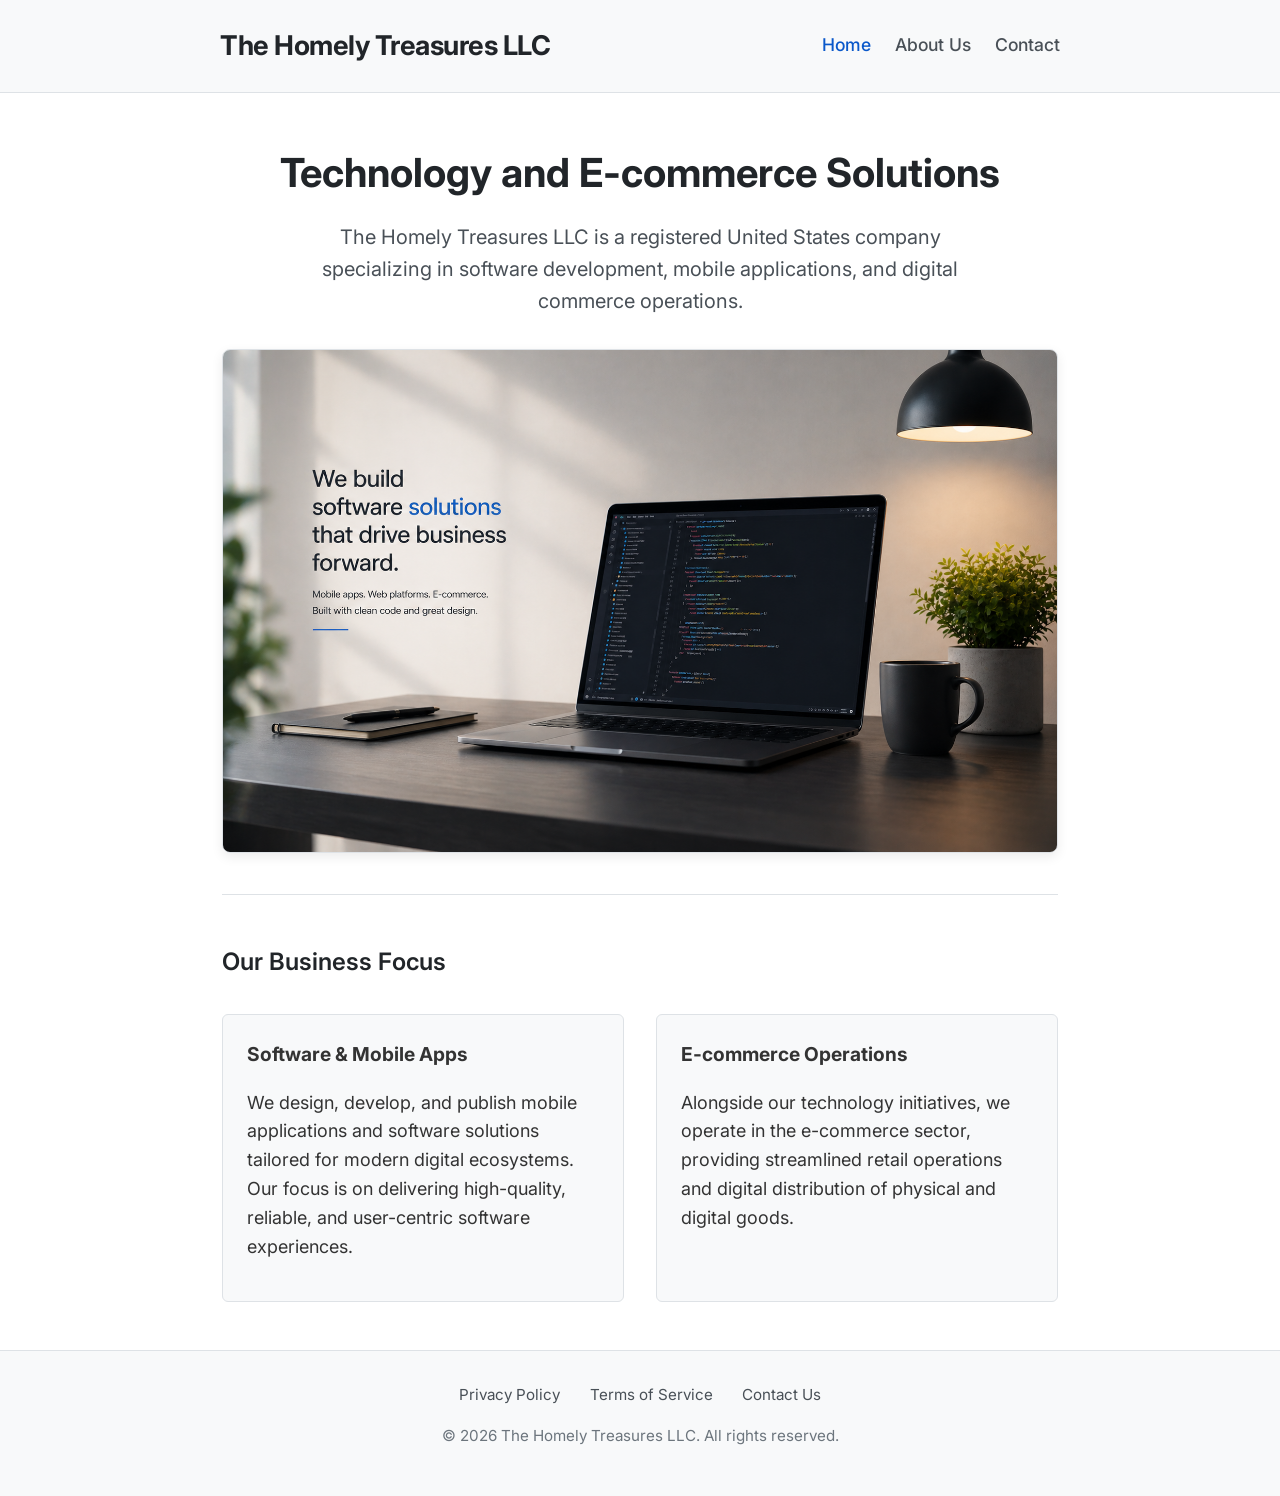
<file: index.html>
<!DOCTYPE html>
<html lang="en">
<!-- Vercel rebuild trigger -->
<head>
    <meta charset="UTF-8">
    <meta name="viewport" content="width=device-width, initial-scale=1.0">
    <meta name="description" content="The Homely Treasures LLC - Mobile applications, software development, and e-commerce operations based in the United States.">
    <title>The Homely Treasures LLC - Technology & E-commerce</title>
    <link href="https://fonts.googleapis.com/css2?family=Inter:wght@400;500;600;700&display=swap" rel="stylesheet">
    <link rel="stylesheet" href="style.css">
</head>
<body>
    <header>
        <a href="index.html" class="logo">The Homely Treasures LLC</a>
        <nav>
            <ul>
                <li><a href="index.html" class="active">Home</a></li>
                <li><a href="about.html">About Us</a></li>
                <li><a href="contact.html">Contact</a></li>
            </ul>
        </nav>
    </header>

    <main>
        <section class="intro-section">
            <h1>Technology and E-commerce Solutions</h1>
            <p class="lead">The Homely Treasures LLC is a registered United States company specializing in software development, mobile applications, and digital commerce operations.</p>
            <div class="hero-image">
                <img src="home.png" alt="The Homely Treasures LLC - Technology Solutions">
            </div>
        </section>

        <h2>Our Business Focus</h2>
        <div class="services-grid">
            <div class="service-card">
                <h3>Software & Mobile Apps</h3>
                <p>We design, develop, and publish mobile applications and software solutions tailored for modern digital ecosystems. Our focus is on delivering high-quality, reliable, and user-centric software experiences.</p>
            </div>
            <div class="service-card">
                <h3>E-commerce Operations</h3>
                <p>Alongside our technology initiatives, we operate in the e-commerce sector, providing streamlined retail operations and digital distribution of physical and digital goods.</p>
            </div>
        </div>
    </main>

    <footer>
        <div class="footer-links">
            <a href="privacy.html">Privacy Policy</a>
            <a href="terms.html">Terms of Service</a>
            <a href="contact.html">Contact Us</a>
        </div>
        <p>&copy; 2026 The Homely Treasures LLC. All rights reserved.</p>
    </footer>
</body>
</html>
</file>
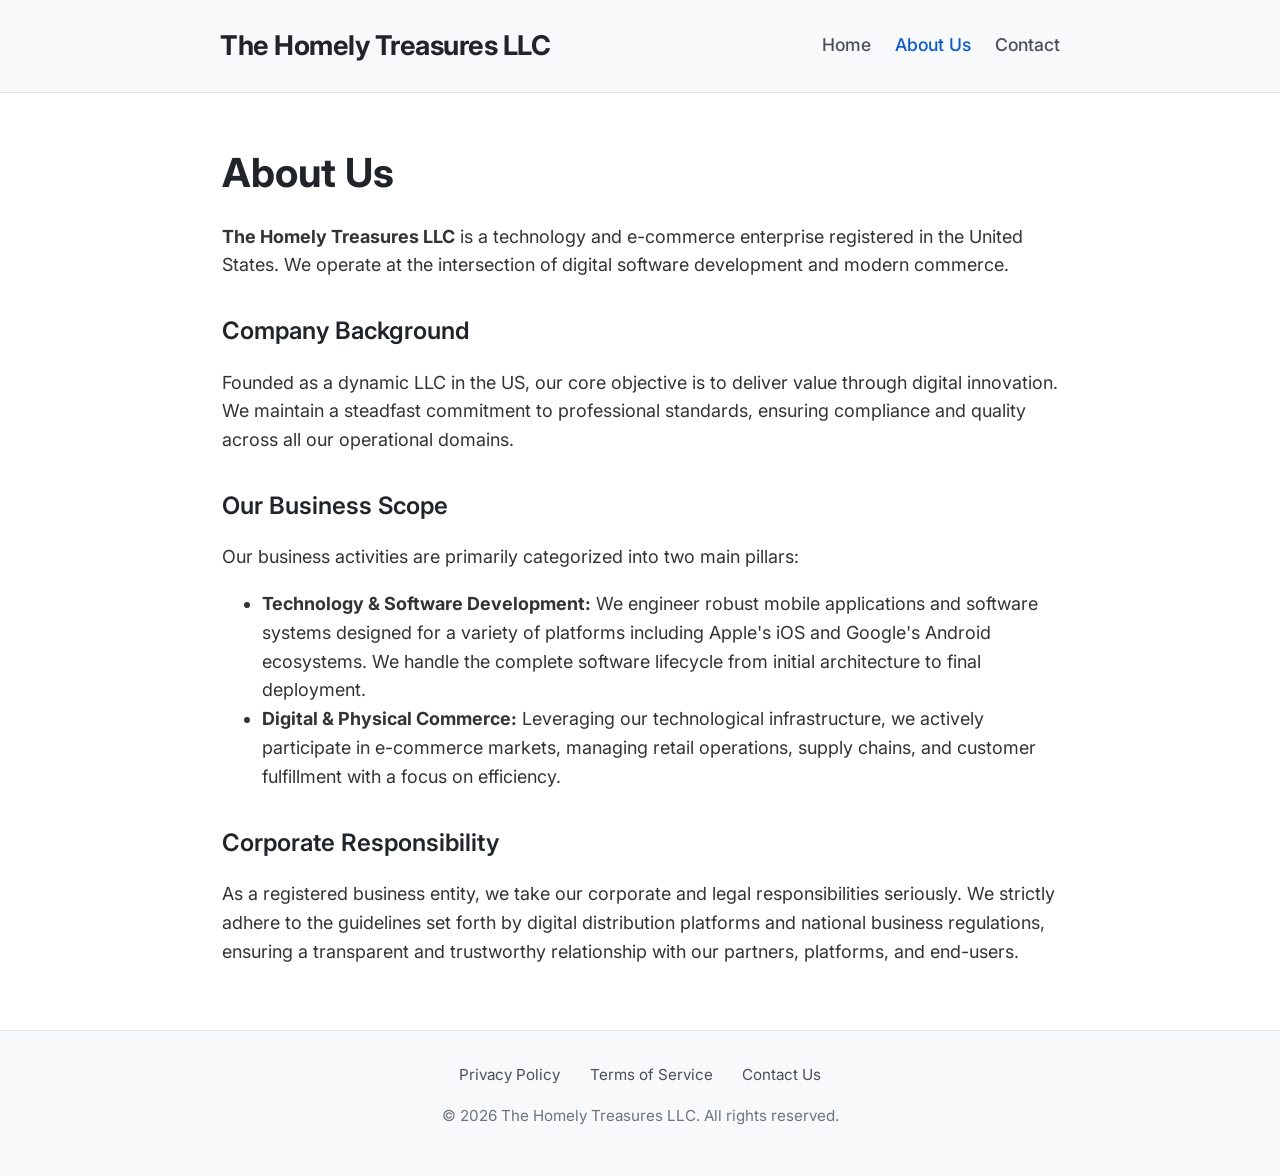
<file: about.html>
<!DOCTYPE html>
<html lang="en">
<head>
    <meta charset="UTF-8">
    <meta name="viewport" content="width=device-width, initial-scale=1.0">
    <meta name="description" content="About The Homely Treasures LLC - Our company background and business scope.">
    <title>About Us - The Homely Treasures LLC</title>
    <link href="https://fonts.googleapis.com/css2?family=Inter:wght@400;500;600;700&display=swap" rel="stylesheet">
    <link rel="stylesheet" href="style.css">
</head>
<body>
    <header>
        <a href="index.html" class="logo">The Homely Treasures LLC</a>
        <nav>
            <ul>
                <li><a href="index.html">Home</a></li>
                <li><a href="about.html" class="active">About Us</a></li>
                <li><a href="contact.html">Contact</a></li>
            </ul>
        </nav>
    </header>

    <main>
        <h1>About Us</h1>
        
        <p><strong>The Homely Treasures LLC</strong> is a technology and e-commerce enterprise registered in the United States. We operate at the intersection of digital software development and modern commerce.</p>

        <h2>Company Background</h2>
        <p>Founded as a dynamic LLC in the US, our core objective is to deliver value through digital innovation. We maintain a steadfast commitment to professional standards, ensuring compliance and quality across all our operational domains.</p>

        <h2>Our Business Scope</h2>
        <p>Our business activities are primarily categorized into two main pillars:</p>
        <ul>
            <li><strong>Technology & Software Development:</strong> We engineer robust mobile applications and software systems designed for a variety of platforms including Apple's iOS and Google's Android ecosystems. We handle the complete software lifecycle from initial architecture to final deployment.</li>
            <li><strong>Digital & Physical Commerce:</strong> Leveraging our technological infrastructure, we actively participate in e-commerce markets, managing retail operations, supply chains, and customer fulfillment with a focus on efficiency.</li>
        </ul>

        <h2>Corporate Responsibility</h2>
        <p>As a registered business entity, we take our corporate and legal responsibilities seriously. We strictly adhere to the guidelines set forth by digital distribution platforms and national business regulations, ensuring a transparent and trustworthy relationship with our partners, platforms, and end-users.</p>
    </main>

    <footer>
        <div class="footer-links">
            <a href="privacy.html">Privacy Policy</a>
            <a href="terms.html">Terms of Service</a>
            <a href="contact.html">Contact Us</a>
        </div>
        <p>&copy; 2026 The Homely Treasures LLC. All rights reserved.</p>
    </footer>
</body>
</html>
</file>
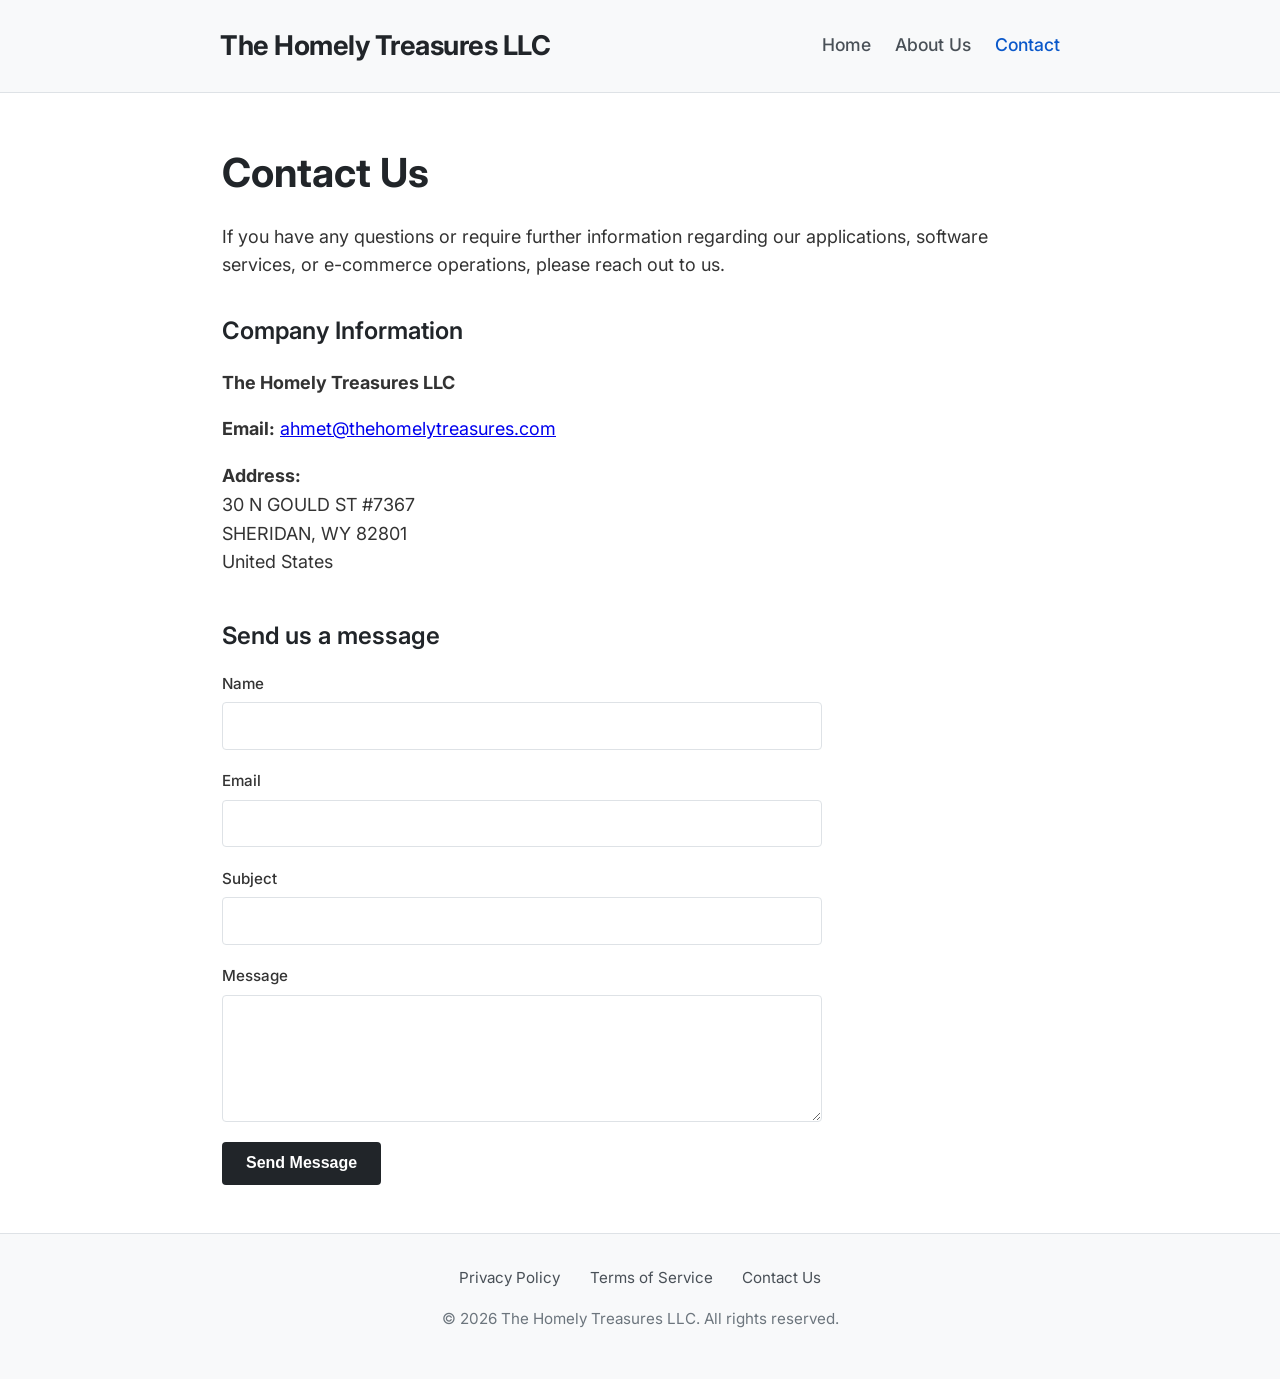
<file: contact.html>
<!DOCTYPE html>
<html lang="en">
<head>
    <meta charset="UTF-8">
    <meta name="viewport" content="width=device-width, initial-scale=1.0">
    <meta name="description" content="Contact The Homely Treasures LLC.">
    <title>Contact - The Homely Treasures LLC</title>
    <link href="https://fonts.googleapis.com/css2?family=Inter:wght@400;500;600;700&display=swap" rel="stylesheet">
    <link rel="stylesheet" href="style.css">
</head>
<body>
    <header>
        <a href="index.html" class="logo">The Homely Treasures LLC</a>
        <nav>
            <ul>
                <li><a href="index.html">Home</a></li>
                <li><a href="about.html">About Us</a></li>
                <li><a href="contact.html" class="active">Contact</a></li>
            </ul>
        </nav>
    </header>

    <main>
        <h1>Contact Us</h1>
        <p>If you have any questions or require further information regarding our applications, software services, or e-commerce operations, please reach out to us.</p>

        <div style="margin-bottom: 2.5rem;">
            <h2>Company Information</h2>
            <p><strong>The Homely Treasures LLC</strong></p>
            <p><strong>Email:</strong> <a href="mailto:ahmet@thehomelytreasures.com">ahmet@thehomelytreasures.com</a></p>
            <p><strong>Address:</strong><br>
                30 N GOULD ST #7367<br>
                SHERIDAN, WY 82801<br>
                United States
            </p>
        </div>

        <h2>Send us a message</h2>
        <form id="contactForm" class="contact-form" action="https://formspree.io/f/meevnyyr" method="POST">
            <div class="form-group">
                <label for="name">Name</label>
                <input type="text" id="name" name="name" required>
            </div>
            
            <div class="form-group">
                <label for="email">Email</label>
                <input type="email" id="email" name="email" required>
            </div>
            
            <div class="form-group">
                <label for="subject">Subject</label>
                <input type="text" id="subject" name="subject" required>
            </div>
            
            <div class="form-group">
                <label for="message">Message</label>
                <textarea id="message" name="message" rows="5" required></textarea>
            </div>
            
            <button type="submit">Send Message</button>
            <p id="formStatus" style="display:none; margin-top: 1rem;"></p>
        </form>
    </main>

    <footer>
        <div class="footer-links">
            <a href="privacy.html">Privacy Policy</a>
            <a href="terms.html">Terms of Service</a>
            <a href="contact.html">Contact Us</a>
        </div>
        <p>&copy; 2026 The Homely Treasures LLC. All rights reserved.</p>
    </footer>

    <script>
        const form = document.getElementById("contactForm");
        const status = document.getElementById("formStatus");

        form.addEventListener("submit", async function(event) {
            event.preventDefault();
            status.style.display = "block";
            status.style.color = "#495057";
            status.innerText = "Sending message...";

            const data = new FormData(event.target);
            fetch(event.target.action, {
                method: form.method,
                body: data,
                headers: {
                    'Accept': 'application/json'
                }
            }).then(response => {
                if (response.ok) {
                    status.style.color = "#0f5132";
                    status.innerText = "Thank you! Your message has been sent successfully.";
                    form.reset();
                } else {
                    status.style.color = "#842029";
                    status.innerText = "Oops! There was a problem submitting your form.";
                }
            }).catch(error => {
                status.style.color = "#842029";
                status.innerText = "Oops! There was a problem submitting your form.";
            });
        });
    </script>
</body>
</html>
</file>
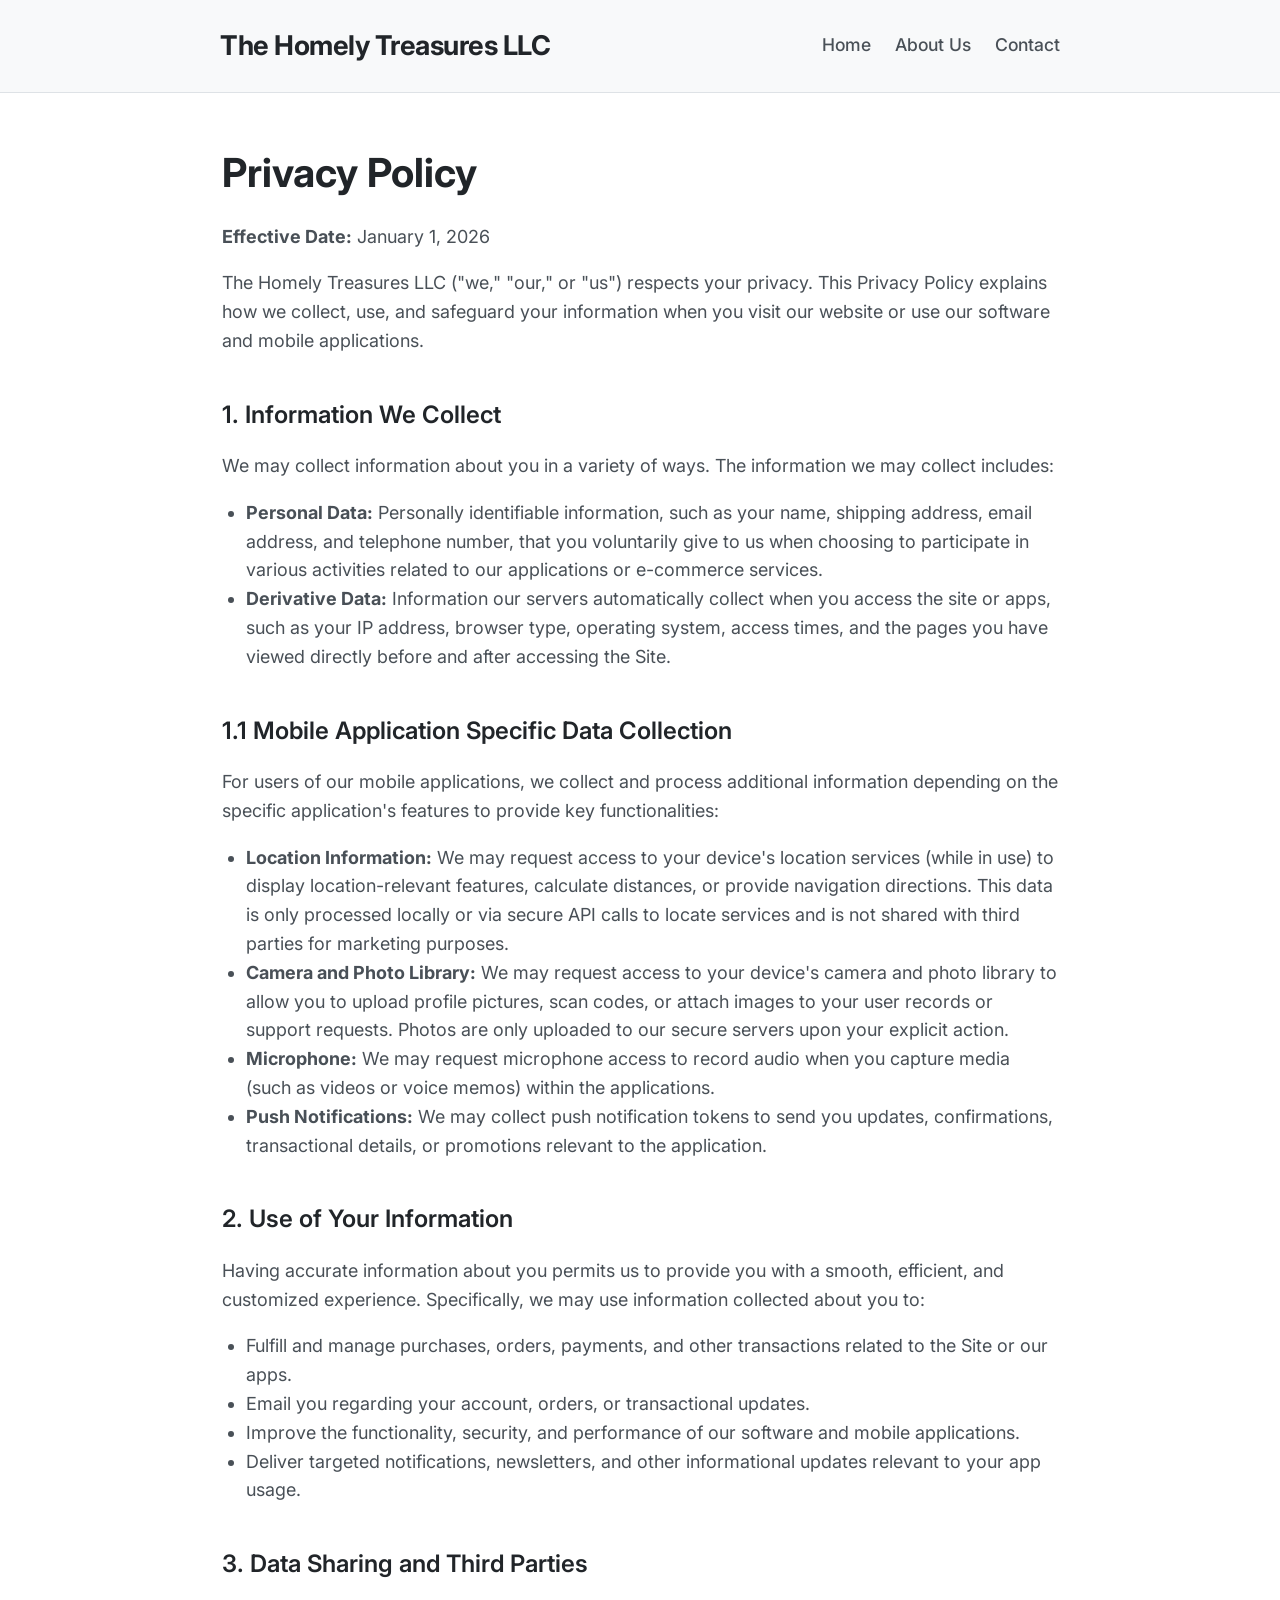
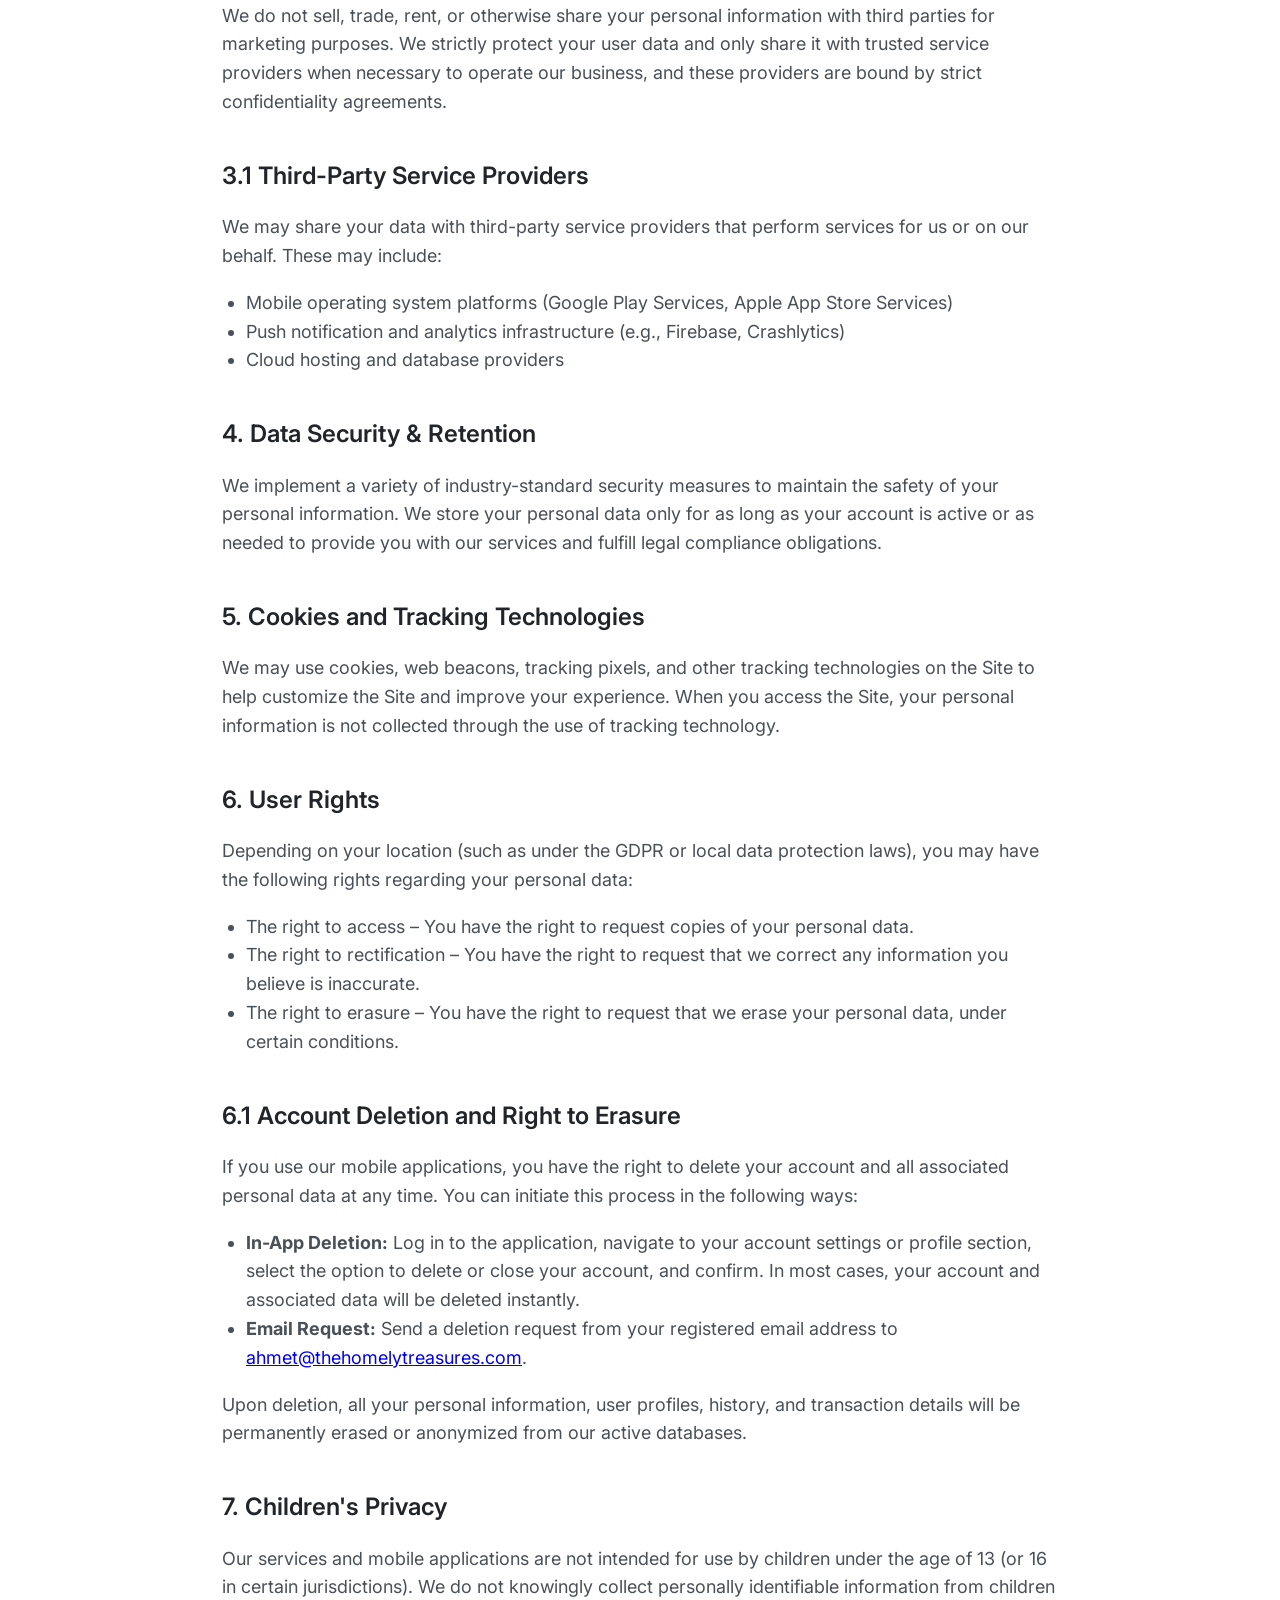
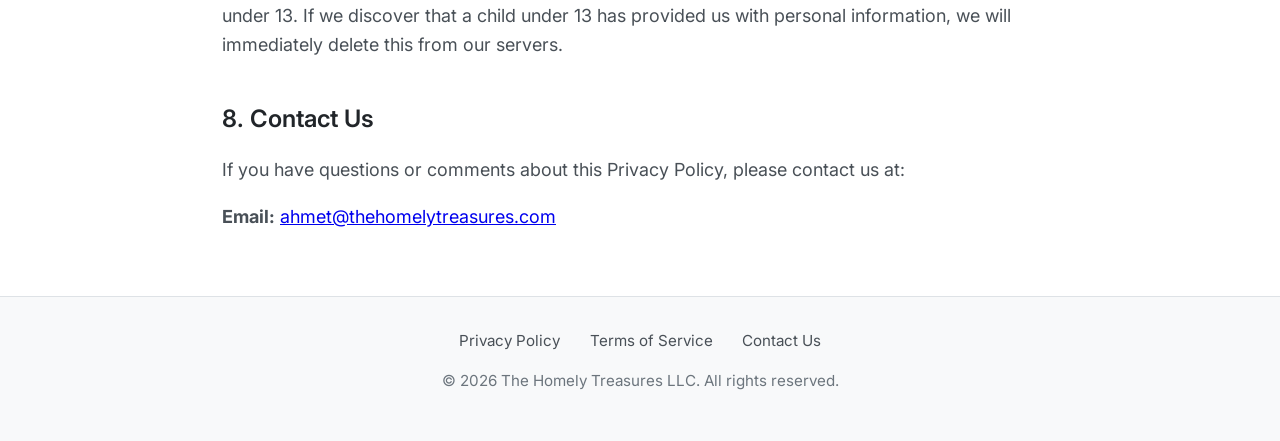
<file: privacy.html>
<!DOCTYPE html>
<html lang="en">
<head>
    <meta charset="UTF-8">
    <meta name="viewport" content="width=device-width, initial-scale=1.0">
    <meta name="description" content="Privacy Policy of The Homely Treasures LLC.">
    <title>Privacy Policy - The Homely Treasures LLC</title>
    <link href="https://fonts.googleapis.com/css2?family=Inter:wght@400;500;600;700&display=swap" rel="stylesheet">
    <link rel="stylesheet" href="style.css">
</head>
<body>
    <header>
        <a href="index.html" class="logo">The Homely Treasures LLC</a>
        <nav>
            <ul>
                <li><a href="index.html">Home</a></li>
                <li><a href="about.html">About Us</a></li>
                <li><a href="contact.html">Contact</a></li>
            </ul>
        </nav>
    </header>

    <main class="legal-content">
        <h1>Privacy Policy</h1>
        <p><strong>Effective Date:</strong> January 1, 2026</p>

        <p>The Homely Treasures LLC ("we," "our," or "us") respects your privacy. This Privacy Policy explains how we collect, use, and safeguard your information when you visit our website or use our software and mobile applications.</p>

        <h2>1. Information We Collect</h2>
        <p>We may collect information about you in a variety of ways. The information we may collect includes:</p>
        <ul>
            <li><strong>Personal Data:</strong> Personally identifiable information, such as your name, shipping address, email address, and telephone number, that you voluntarily give to us when choosing to participate in various activities related to our applications or e-commerce services.</li>
            <li><strong>Derivative Data:</strong> Information our servers automatically collect when you access the site or apps, such as your IP address, browser type, operating system, access times, and the pages you have viewed directly before and after accessing the Site.</li>
        </ul>

        <h2>1.1 Mobile Application Specific Data Collection</h2>
        <p>For users of our mobile applications, we collect and process additional information depending on the specific application's features to provide key functionalities:</p>
        <ul>
            <li><strong>Location Information:</strong> We may request access to your device's location services (while in use) to display location-relevant features, calculate distances, or provide navigation directions. This data is only processed locally or via secure API calls to locate services and is not shared with third parties for marketing purposes.</li>
            <li><strong>Camera and Photo Library:</strong> We may request access to your device's camera and photo library to allow you to upload profile pictures, scan codes, or attach images to your user records or support requests. Photos are only uploaded to our secure servers upon your explicit action.</li>
            <li><strong>Microphone:</strong> We may request microphone access to record audio when you capture media (such as videos or voice memos) within the applications.</li>
            <li><strong>Push Notifications:</strong> We may collect push notification tokens to send you updates, confirmations, transactional details, or promotions relevant to the application.</li>
        </ul>

        <h2>2. Use of Your Information</h2>
        <p>Having accurate information about you permits us to provide you with a smooth, efficient, and customized experience. Specifically, we may use information collected about you to:</p>
        <ul>
            <li>Fulfill and manage purchases, orders, payments, and other transactions related to the Site or our apps.</li>
            <li>Email you regarding your account, orders, or transactional updates.</li>
            <li>Improve the functionality, security, and performance of our software and mobile applications.</li>
            <li>Deliver targeted notifications, newsletters, and other informational updates relevant to your app usage.</li>
        </ul>

        <h2>3. Data Sharing and Third Parties</h2>
        <p>We do not sell, trade, rent, or otherwise share your personal information with third parties for marketing purposes. We strictly protect your user data and only share it with trusted service providers when necessary to operate our business, and these providers are bound by strict confidentiality agreements.</p>

        <h2>3.1 Third-Party Service Providers</h2>
        <p>We may share your data with third-party service providers that perform services for us or on our behalf. These may include:</p>
        <ul>
            <li>Mobile operating system platforms (Google Play Services, Apple App Store Services)</li>
            <li>Push notification and analytics infrastructure (e.g., Firebase, Crashlytics)</li>
            <li>Cloud hosting and database providers</li>
        </ul>

        <h2>4. Data Security & Retention</h2>
        <p>We implement a variety of industry-standard security measures to maintain the safety of your personal information. We store your personal data only for as long as your account is active or as needed to provide you with our services and fulfill legal compliance obligations.</p>

        <h2>5. Cookies and Tracking Technologies</h2>
        <p>We may use cookies, web beacons, tracking pixels, and other tracking technologies on the Site to help customize the Site and improve your experience. When you access the Site, your personal information is not collected through the use of tracking technology.</p>

        <h2>6. User Rights</h2>
        <p>Depending on your location (such as under the GDPR or local data protection laws), you may have the following rights regarding your personal data:</p>
        <ul>
            <li>The right to access – You have the right to request copies of your personal data.</li>
            <li>The right to rectification – You have the right to request that we correct any information you believe is inaccurate.</li>
            <li>The right to erasure – You have the right to request that we erase your personal data, under certain conditions.</li>
        </ul>

        <h2>6.1 Account Deletion and Right to Erasure</h2>
        <p>If you use our mobile applications, you have the right to delete your account and all associated personal data at any time. You can initiate this process in the following ways:</p>
        <ul>
            <li><strong>In-App Deletion:</strong> Log in to the application, navigate to your account settings or profile section, select the option to delete or close your account, and confirm. In most cases, your account and associated data will be deleted instantly.</li>
            <li><strong>Email Request:</strong> Send a deletion request from your registered email address to <a href="mailto:ahmet@thehomelytreasures.com">ahmet@thehomelytreasures.com</a>.</li>
        </ul>
        <p>Upon deletion, all your personal information, user profiles, history, and transaction details will be permanently erased or anonymized from our active databases.</p>

        <h2>7. Children's Privacy</h2>
        <p>Our services and mobile applications are not intended for use by children under the age of 13 (or 16 in certain jurisdictions). We do not knowingly collect personally identifiable information from children under 13. If we discover that a child under 13 has provided us with personal information, we will immediately delete this from our servers.</p>

        <h2>8. Contact Us</h2>
        <p>If you have questions or comments about this Privacy Policy, please contact us at:</p>
        <p><strong>Email:</strong> <a href="mailto:ahmet@thehomelytreasures.com">ahmet@thehomelytreasures.com</a></p>
    </main>

    <footer>
        <div class="footer-links">
            <a href="privacy.html" class="active">Privacy Policy</a>
            <a href="terms.html">Terms of Service</a>
            <a href="contact.html">Contact Us</a>
        </div>
        <p>&copy; 2026 The Homely Treasures LLC. All rights reserved.</p>
    </footer>
</body>
</html>
</file>
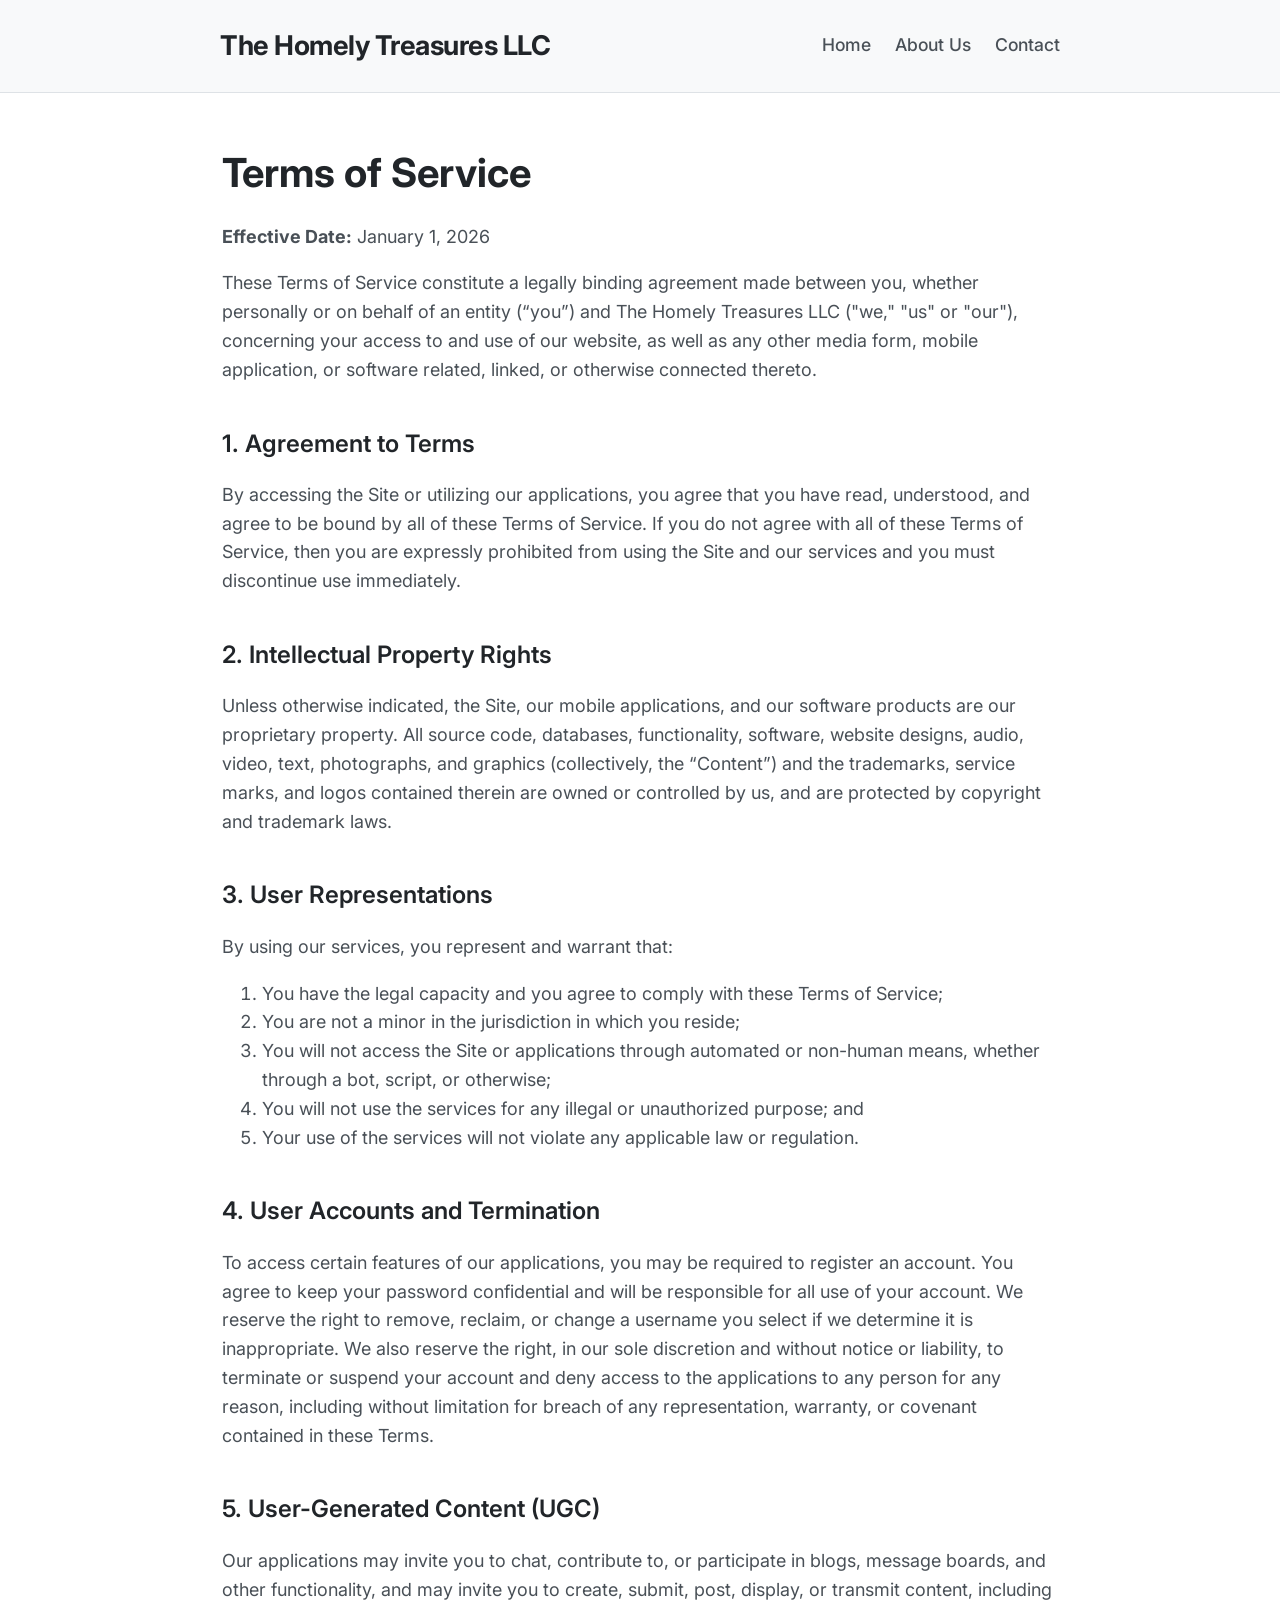
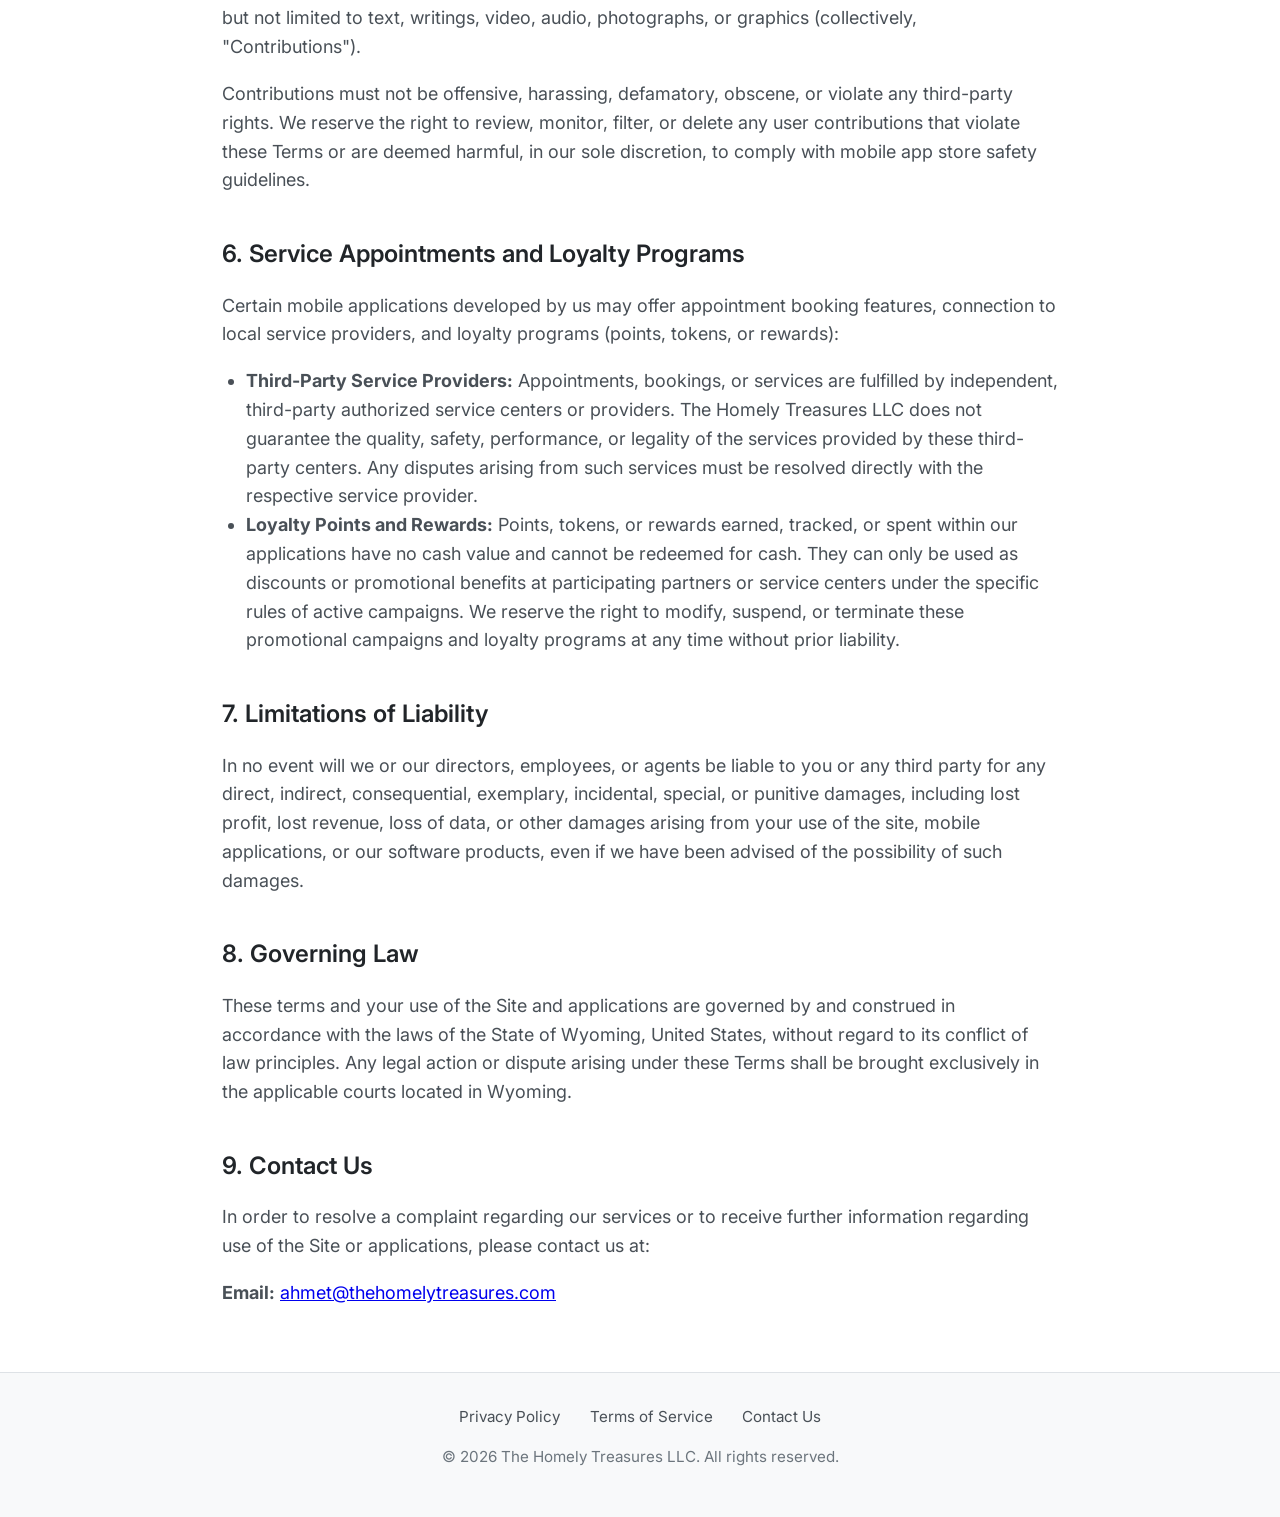
<file: terms.html>
<!DOCTYPE html>
<html lang="en">
<head>
    <meta charset="UTF-8">
    <meta name="viewport" content="width=device-width, initial-scale=1.0">
    <meta name="description" content="Terms of Service of The Homely Treasures LLC.">
    <title>Terms of Service - The Homely Treasures LLC</title>
    <link href="https://fonts.googleapis.com/css2?family=Inter:wght@400;500;600;700&display=swap" rel="stylesheet">
    <link rel="stylesheet" href="style.css">
</head>
<body>
    <header>
        <a href="index.html" class="logo">The Homely Treasures LLC</a>
        <nav>
            <ul>
                <li><a href="index.html">Home</a></li>
                <li><a href="about.html">About Us</a></li>
                <li><a href="contact.html">Contact</a></li>
            </ul>
        </nav>
    </header>

    <main class="legal-content">
        <h1>Terms of Service</h1>
        <p><strong>Effective Date:</strong> January 1, 2026</p>

        <p>These Terms of Service constitute a legally binding agreement made between you, whether personally or on behalf of an entity (“you”) and The Homely Treasures LLC ("we," "us" or "our"), concerning your access to and use of our website, as well as any other media form, mobile application, or software related, linked, or otherwise connected thereto.</p>

        <h2>1. Agreement to Terms</h2>
        <p>By accessing the Site or utilizing our applications, you agree that you have read, understood, and agree to be bound by all of these Terms of Service. If you do not agree with all of these Terms of Service, then you are expressly prohibited from using the Site and our services and you must discontinue use immediately.</p>

        <h2>2. Intellectual Property Rights</h2>
        <p>Unless otherwise indicated, the Site, our mobile applications, and our software products are our proprietary property. All source code, databases, functionality, software, website designs, audio, video, text, photographs, and graphics (collectively, the “Content”) and the trademarks, service marks, and logos contained therein are owned or controlled by us, and are protected by copyright and trademark laws.</p>

        <h2>3. User Representations</h2>
        <p>By using our services, you represent and warrant that:</p>
        <ol>
            <li>You have the legal capacity and you agree to comply with these Terms of Service;</li>
            <li>You are not a minor in the jurisdiction in which you reside;</li>
            <li>You will not access the Site or applications through automated or non-human means, whether through a bot, script, or otherwise;</li>
            <li>You will not use the services for any illegal or unauthorized purpose; and</li>
            <li>Your use of the services will not violate any applicable law or regulation.</li>
        </ol>

        <h2>4. User Accounts and Termination</h2>
        <p>To access certain features of our applications, you may be required to register an account. You agree to keep your password confidential and will be responsible for all use of your account. We reserve the right to remove, reclaim, or change a username you select if we determine it is inappropriate. We also reserve the right, in our sole discretion and without notice or liability, to terminate or suspend your account and deny access to the applications to any person for any reason, including without limitation for breach of any representation, warranty, or covenant contained in these Terms.</p>

        <h2>5. User-Generated Content (UGC)</h2>
        <p>Our applications may invite you to chat, contribute to, or participate in blogs, message boards, and other functionality, and may invite you to create, submit, post, display, or transmit content, including but not limited to text, writings, video, audio, photographs, or graphics (collectively, "Contributions").</p>
        <p>Contributions must not be offensive, harassing, defamatory, obscene, or violate any third-party rights. We reserve the right to review, monitor, filter, or delete any user contributions that violate these Terms or are deemed harmful, in our sole discretion, to comply with mobile app store safety guidelines.</p>

        <h2>6. Service Appointments and Loyalty Programs</h2>
        <p>Certain mobile applications developed by us may offer appointment booking features, connection to local service providers, and loyalty programs (points, tokens, or rewards):</p>
        <ul>
            <li><strong>Third-Party Service Providers:</strong> Appointments, bookings, or services are fulfilled by independent, third-party authorized service centers or providers. The Homely Treasures LLC does not guarantee the quality, safety, performance, or legality of the services provided by these third-party centers. Any disputes arising from such services must be resolved directly with the respective service provider.</li>
            <li><strong>Loyalty Points and Rewards:</strong> Points, tokens, or rewards earned, tracked, or spent within our applications have no cash value and cannot be redeemed for cash. They can only be used as discounts or promotional benefits at participating partners or service centers under the specific rules of active campaigns. We reserve the right to modify, suspend, or terminate these promotional campaigns and loyalty programs at any time without prior liability.</li>
        </ul>

        <h2>7. Limitations of Liability</h2>
        <p>In no event will we or our directors, employees, or agents be liable to you or any third party for any direct, indirect, consequential, exemplary, incidental, special, or punitive damages, including lost profit, lost revenue, loss of data, or other damages arising from your use of the site, mobile applications, or our software products, even if we have been advised of the possibility of such damages.</p>

        <h2>8. Governing Law</h2>
        <p>These terms and your use of the Site and applications are governed by and construed in accordance with the laws of the State of Wyoming, United States, without regard to its conflict of law principles. Any legal action or dispute arising under these Terms shall be brought exclusively in the applicable courts located in Wyoming.</p>

        <h2>9. Contact Us</h2>
        <p>In order to resolve a complaint regarding our services or to receive further information regarding use of the Site or applications, please contact us at:</p>
        <p><strong>Email:</strong> <a href="mailto:ahmet@thehomelytreasures.com">ahmet@thehomelytreasures.com</a></p>
    </main>

    <footer>
        <div class="footer-links">
            <a href="privacy.html">Privacy Policy</a>
            <a href="terms.html" class="active">Terms of Service</a>
            <a href="contact.html">Contact Us</a>
        </div>
        <p>&copy; 2026 The Homely Treasures LLC. All rights reserved.</p>
    </footer>
</body>
</html>
</file>
<file: style.css>
:root {
  --bg-color: #ffffff;
  --text-color: #333333;
  --link-color: #0a58ca;
  --nav-bg: #f8f9fa;
  --border-color: #dee2e6;
  --font-family: 'Inter', -apple-system, BlinkMacSystemFont, "Segoe UI", Roboto, "Helvetica Neue", Arial, sans-serif;
}

* {
  box-sizing: border-box;
}

body {
  font-family: var(--font-family);
  color: var(--text-color);
  background-color: var(--bg-color);
  line-height: 1.6;
  margin: 0;
  padding: 0;
  display: flex;
  flex-direction: column;
  min-height: 100vh;
  font-size: 18px;
}

header {
  background-color: var(--nav-bg);
  border-bottom: 1px solid var(--border-color);
  padding: 1.5rem 5%;
  display: flex;
  justify-content: space-between;
  align-items: center;
}

@media (min-width: 1000px) {
  header {
    padding: 1.5rem calc(50vw - 420px);
  }
}

header .logo {
  font-size: 1.7rem;
  font-weight: 700;
  color: #212529;
  text-decoration: none;
  letter-spacing: -0.5px;
}

nav ul {
  list-style: none;
  margin: 0;
  padding: 0;
  display: flex;
  gap: 1.5rem;
}

nav a {
  text-decoration: none;
  color: #495057;
  font-weight: 500;
  font-size: 1.1rem;
  transition: color 0.2s ease;
}

nav a:hover, nav a.active {
  color: var(--link-color);
}

main {
  flex: 1;
  max-width: 900px;
  margin: 0 auto;
  padding: 3rem 2rem;
  width: 100%;
}

h1 {
  font-size: 2.5rem;
  margin-top: 0;
  margin-bottom: 1rem;
  color: #212529;
  font-weight: 700;
}

h2 {
  font-size: 1.5rem;
  margin-top: 2rem;
  margin-bottom: 1rem;
  color: #212529;
  font-weight: 600;
}

p {
  margin-bottom: 1rem;
}

.intro-section {
  text-align: center;
  margin-bottom: 3rem;
  padding-bottom: 2rem;
  border-bottom: 1px solid var(--border-color);
}

.intro-section h1 {
  margin-bottom: 1rem;
}

.intro-section p.lead {
  font-size: 1.25rem;
  color: #495057;
  max-width: 700px;
  margin: 0 auto 2rem auto;
}

.hero-image {
  text-align: center;
  max-width: 100%;
}

.hero-image img {
  max-width: 100%;
  height: auto;
  border-radius: 8px;
  box-shadow: 0 4px 12px rgba(0, 0, 0, 0.08);
  border: 1px solid var(--border-color);
}

.services-grid {
  display: grid;
  grid-template-columns: 1fr 1fr;
  gap: 2rem;
  margin-top: 2rem;
}

.service-card {
  padding: 1.5rem;
  border: 1px solid var(--border-color);
  border-radius: 6px;
  background-color: var(--nav-bg);
}

.service-card h3 {
  margin-top: 0;
  font-size: 1.2rem;
}

footer {
  text-align: center;
  padding: 2rem;
  border-top: 1px solid var(--border-color);
  background-color: var(--nav-bg);
  color: #6c757d;
  font-size: 0.95rem;
}

footer .footer-links {
  margin-bottom: 1rem;
}

footer a {
  color: #495057;
  text-decoration: none;
  margin: 0 0.8rem;
}

footer a:hover {
  color: var(--link-color);
  text-decoration: underline;
}

.contact-form {
  display: flex;
  flex-direction: column;
  gap: 1.2rem;
  max-width: 600px;
}

.contact-form .form-group {
  display: flex;
  flex-direction: column;
  gap: 0.4rem;
}

.contact-form label {
  font-weight: 500;
  font-size: 0.95rem;
}

.contact-form input, .contact-form textarea {
  padding: 0.8rem;
  border: 1px solid var(--border-color);
  border-radius: 4px;
  font-family: inherit;
  font-size: 1rem;
}

.contact-form input:focus, .contact-form textarea:focus {
  outline: none;
  border-color: var(--link-color);
  box-shadow: 0 0 0 2px rgba(10, 88, 202, 0.2);
}

.contact-form button {
  background-color: #212529;
  color: #fff;
  border: none;
  padding: 0.8rem 1.5rem;
  border-radius: 4px;
  cursor: pointer;
  font-weight: 600;
  font-size: 1rem;
  transition: background-color 0.2s;
  align-self: flex-start;
}

.contact-form button:hover {
  background-color: #495057;
}

.legal-content {
  color: #495057;
}

.legal-content h2 {
  margin-top: 2.5rem;
}

.legal-content ul {
  padding-left: 1.5rem;
}

@media (max-width: 768px) {
  header {
    flex-direction: column;
    gap: 1rem;
  }
  
  .services-grid {
    grid-template-columns: 1fr;
  }
}
</file>
